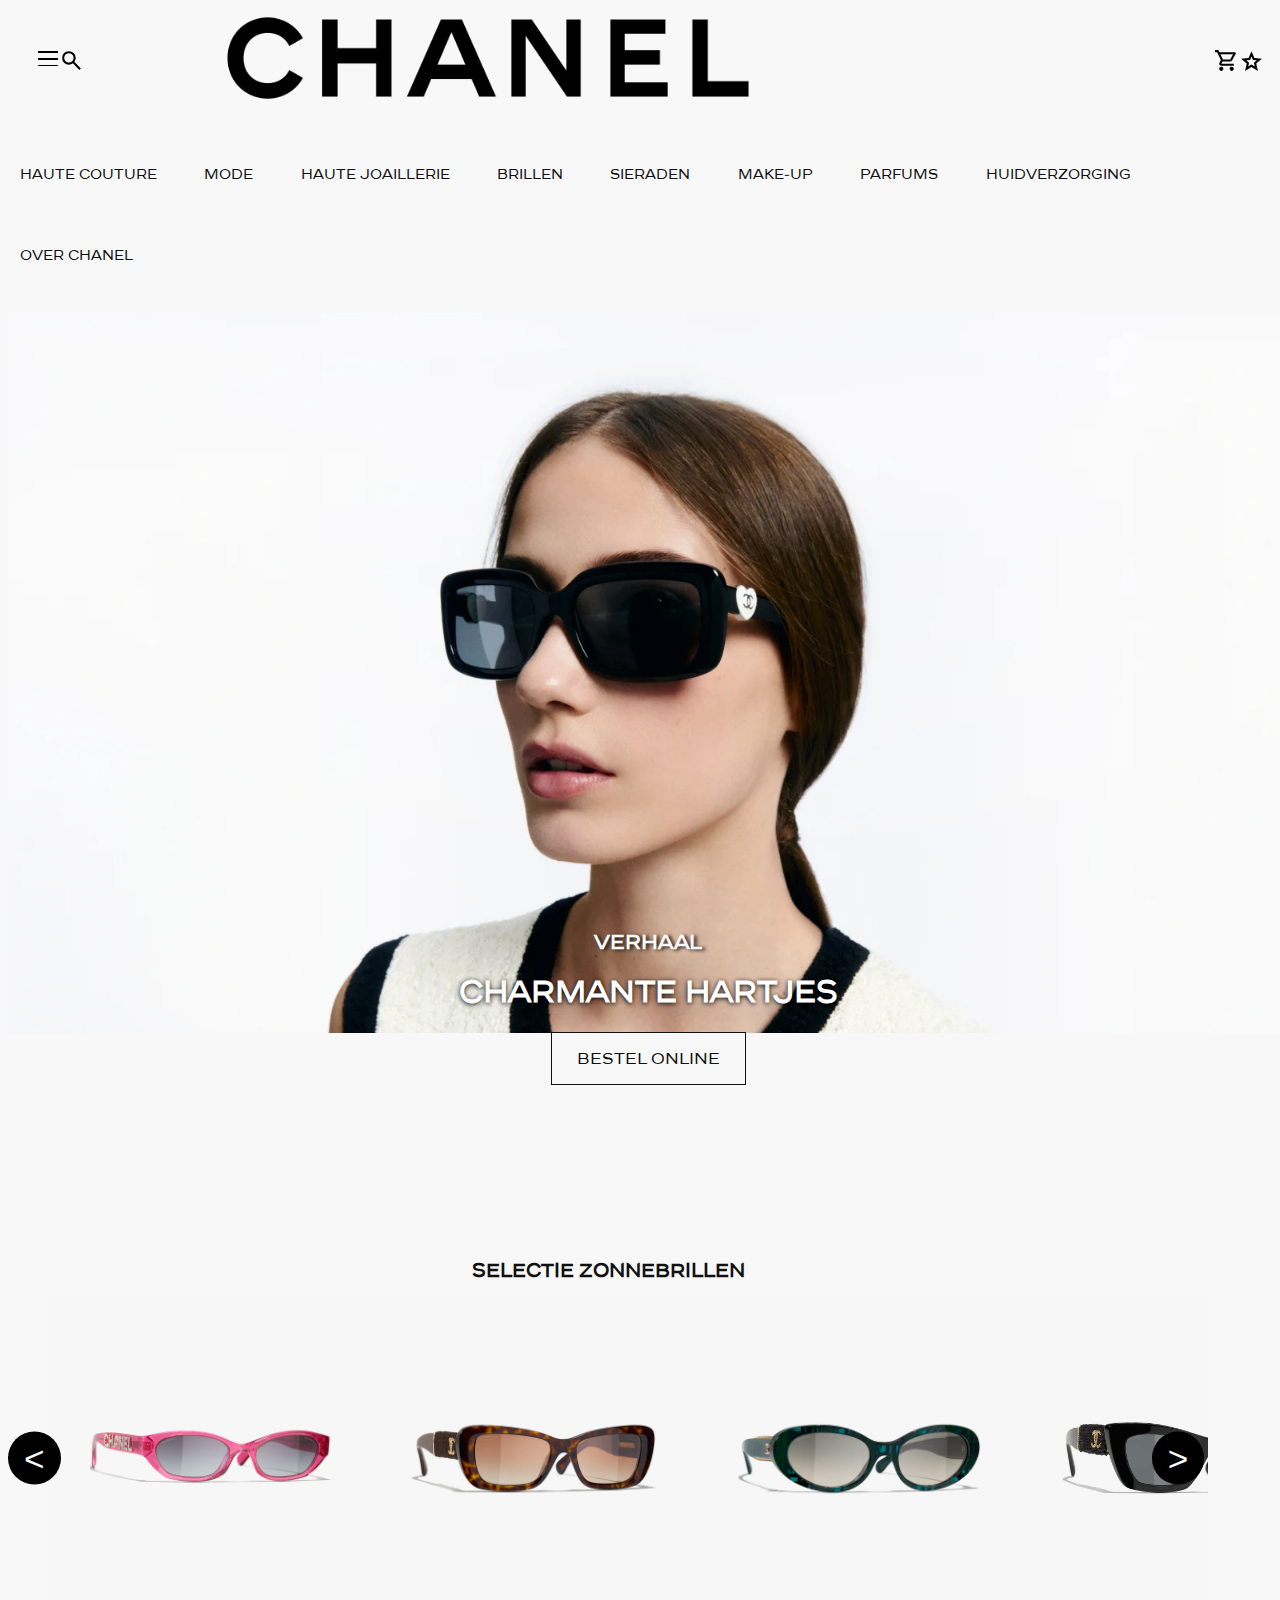
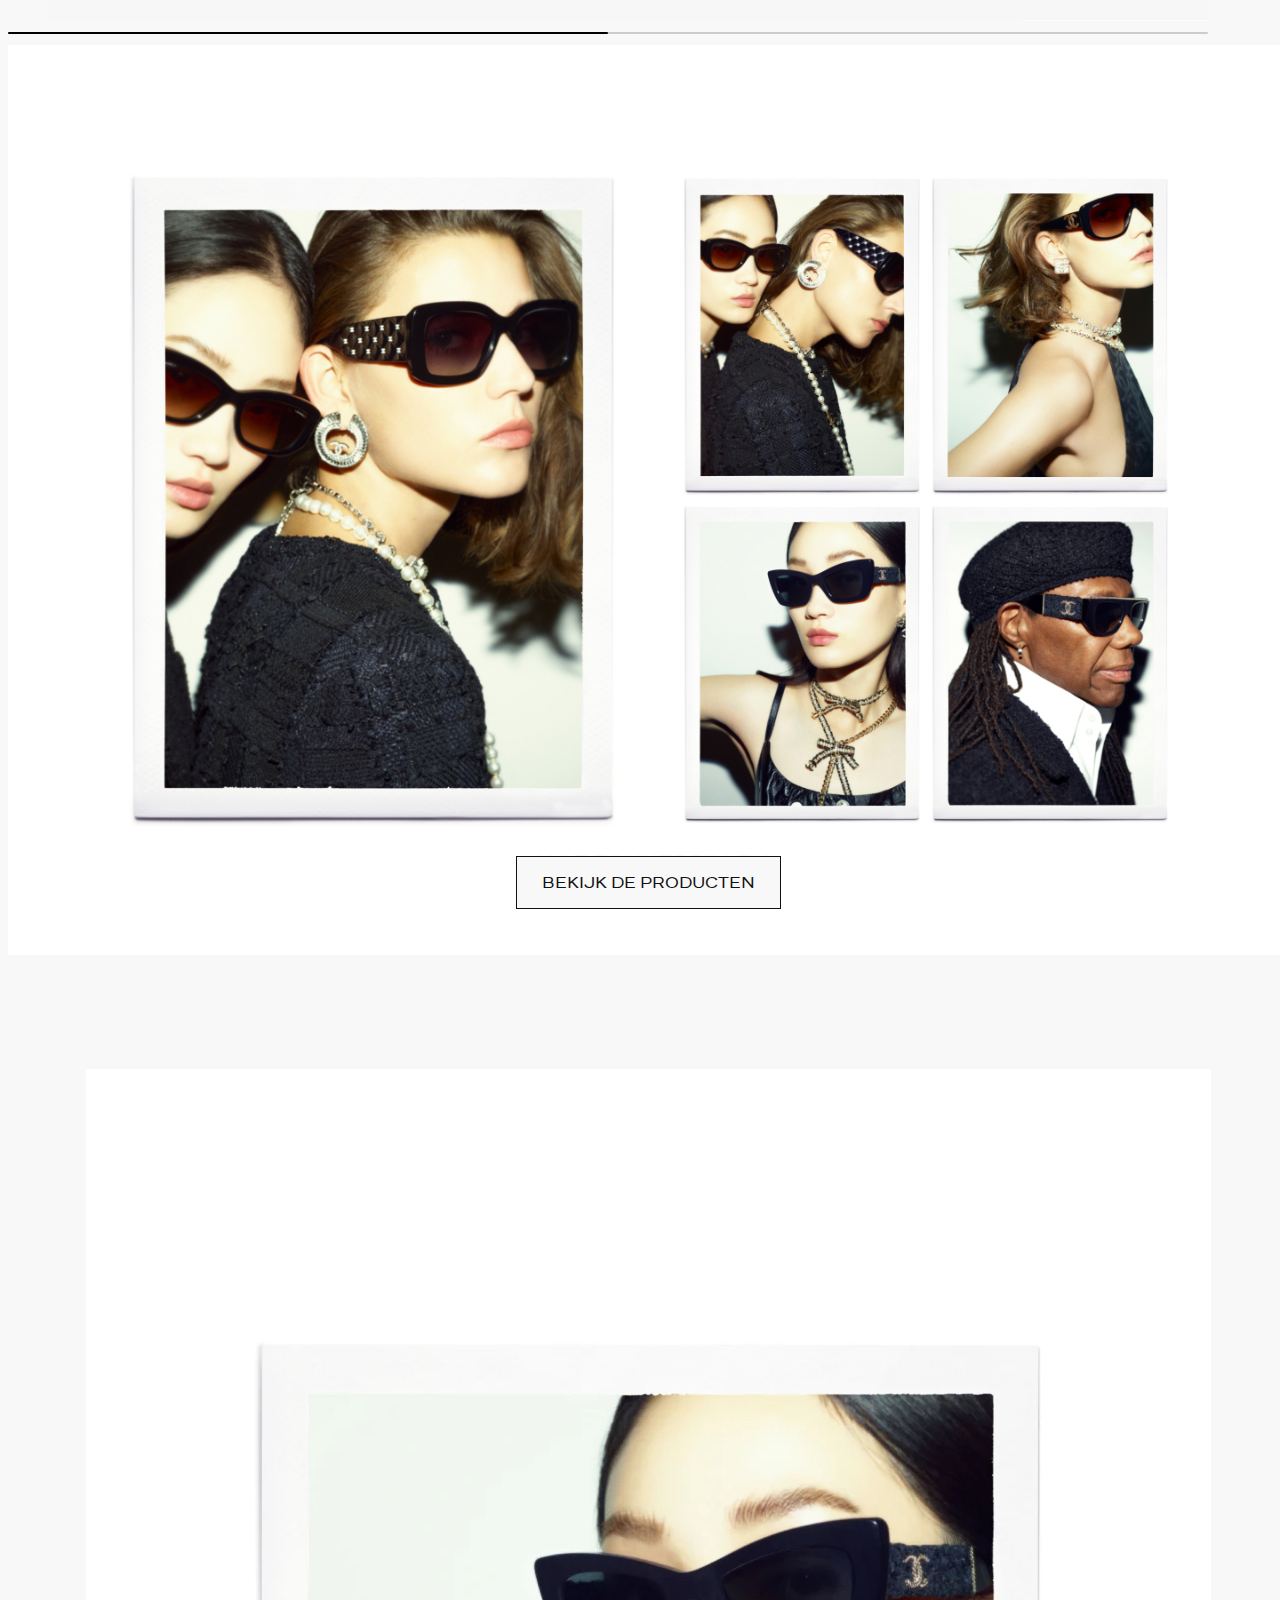
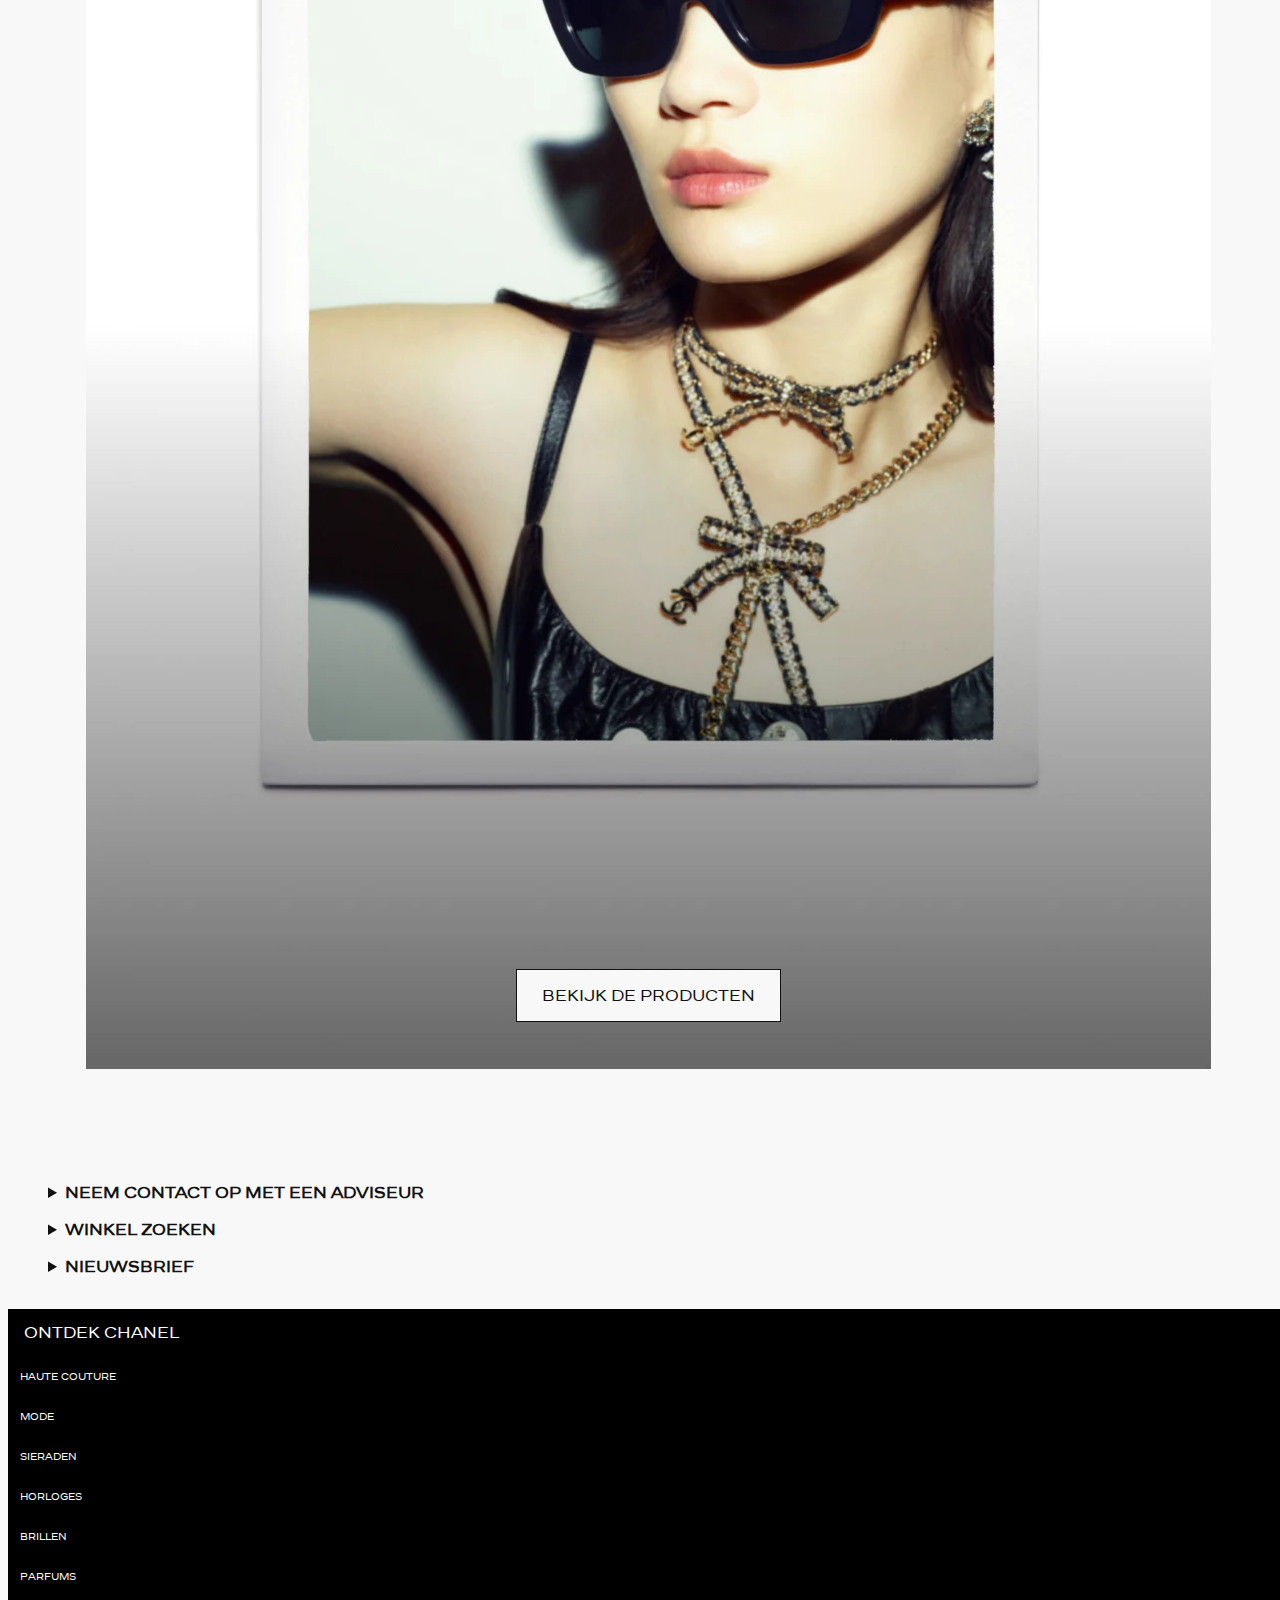
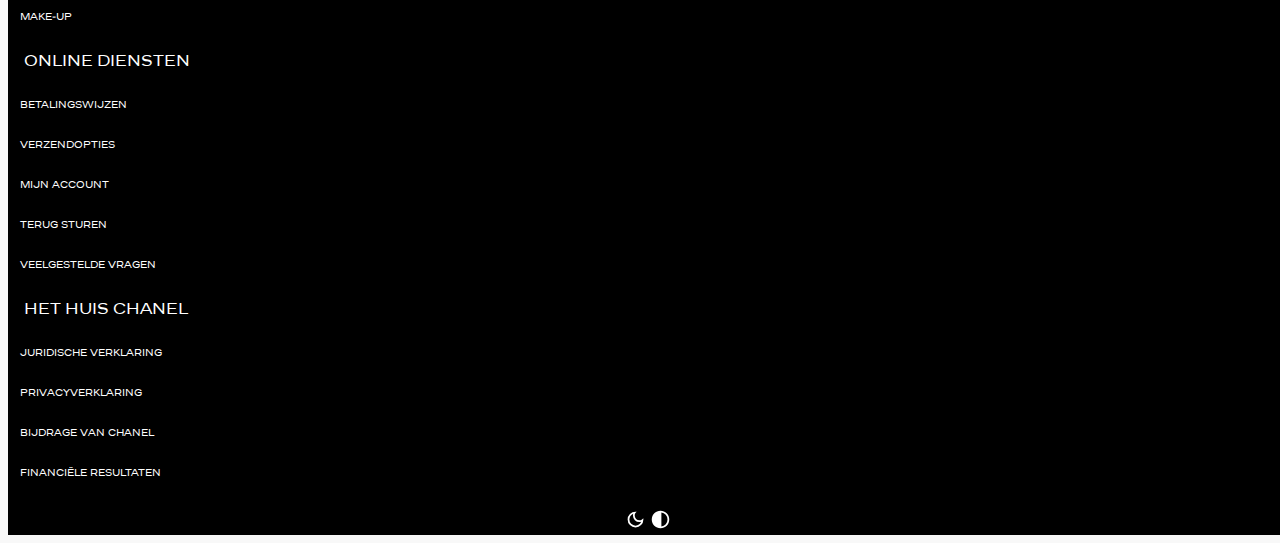
<file: brillenpagina.html>
<!DOCTYPE html>
<html lang="nl">
<head>
  <meta charset="UTF-8">
  <meta name="viewport" content="width=device-width, initial-scale=1.0">
  <title>Document</title>

  <link href="styles/algemenestyle.css" rel="stylesheet">
  <link href="styles/stylebrilpagina.css" rel="stylesheet">
  <link rel="icon" type="image/svg+xml" href="images/chanelllogo.jpeg">
  
  <link rel="preconnect" href="https://fonts.googleapis.com">
  <link rel="preconnect" href="https://fonts.gstatic.com" crossorigin="">
  <link href="https://fonts.googleapis.com/css2?family=Alegreya+Sans+SC&amp;display=swap" rel="stylesheet">
  <link rel="preconnect" href="https://fonts.googleapis.com">
  <link rel="preconnect" href="https://fonts.gstatic.com" crossorigin="">
  <link href="https://fonts.googleapis.com/css2?family=Encode+Sans+SC:wght@100;200;600;700;800;900&amp;family=Poppins:wght@300;400;500;600;700&amp;family=Raleway&amp;display=swap" rel="stylesheet">
</head>
<body>
  <header>
  	<section>
			<h1> <a href="homepagina.html"><img src="images/Chanel_logo.png" alt="chanel-logo"></a></h1>

			<ul>
        <li>
          <button class="toggle-button">
            <span></span>
            <span></span>
            <span></span>
          </button>
        </li>
        <li>
          <a href="#"><img src="./images/searchicon.svg" alt="search knop"></a>
        </li>
      </ul>
      
      <ul>
        <li>
          <a href="#"><img src="./images/carticon.svg" alt=" shopping bag knop"></a>
        </li>
        <li>
          <a href="#"><img src="./images/staricon.svg" alt="favorieten knop"></a>
        </li>
      </ul>
      
      </section>
      <nav>
        <ul class="menuitems">
          <li>
            <a href="#">HAUTE COUTURE</a>
          </li>
          <li>
            <a href="#">MODE</a>
          </li>
          <li>
            <a href="#">HAUTE JOAILLERIE</a>
          </li>
          <li>
            <a href="brillenpagina.html">BRILLEN</a>
          </li>
          <li>
            <a href="#">SIERADEN</a>
          </li>
          <li>
            <a href="#">MAKE-UP</a>
          </li>
          <li>
            <a href="#">PARFUMS</a>
          </li>
          <li>
            <a href="#">HUIDVERZORGING</a>
          </li>
          <li>
            <a href="#">OVER CHANEL</a>
          </li>
        </ul>
      </nav>
      
    
  </header>
  <main>
    <section>
      <img src="images/eerstefotobril.webp" alt="2022/23 ready-to-wear collectie kleding op model">
				<h2 > VERHAAL </h2>
				<h3 > CHARMANTE HARTJES</h3>
				<a href="#"> BESTEL ONLINE</a>
    </section>
    <div class="container">
      <h1>SELECTIE ZONNEBRILLEN</h1>
      <div class="slider-wrapper">
        <button class="prev-slide slide-button material-symbols-rounded">&lt;</button>
        <ul class="image-list">
          <li class="image-item">
            <img class="image-item" src="images/zonnebril1.webp" alt="roze zonnebril">
            <p class="image-caption">ROZE ZONNEBRIL</p>
            <p>€525</p>
          </li>
          <li class="image-item">
            <img class="image-item" src="images/zonnebril2.webp" alt="bruine zonnebril">
            <p class="image-caption" >BRUINE ZONNEBRIL</p>
            <p>€470</p>
          </li>
          <li class="image-item">
            <img class="image-item" src="images/zonnebril3.webp" alt="groene zonnebril">
            <p class="image-caption">GROENE ZONNEBRIL</p>
            <p>€525</p>
          </li>
          <li class="image-item">
            <img class="image-item" src="images/zonnebril4.png" alt="Cateye zonnebril">
            <p class="image-caption">CATEYE ZONNEBRIL</p>
            <p>€545</p>
          </li>
        </ul>
        <button class="next-slide slide-button material-symbols-rounded">&gt;</button>
      </div>
      <div class="slider-scrollbar">
        <div class="scrollbar-track">
          <div class="scrollbar-thumb"></div>
        </div>
      </div>
    </div>
   

    <section>
      <img src="images/allezonnebrillen.jpeg" alt="alle zonnebrillen">
      <h2 >ALLE ZONNEBRILLEN</h2><a href="#">BEKIJK DE PRODUCTEN</a>
    </section>
    <section>
      <img src="images/brilcampagne2023.webp"  alt="campagne">
      <h2 >ALLLE BRILLEN</h2><a href="#">BEKIJK DE PRODUCTEN</a>
    </section>
    

    <details>
      <summary>NEEM CONTACT OP MET EEN ADVISEUR</summary>
      <form action="">
        <p>
        DE ADVISEURS VAN CHANEL STAAN TOT UW BESCHIKKING VOOR ALLE INFORMATIE, VAN MAANDAG TOT VRIJDAG, 10 TOT 19 UUR.
        </p>
      </form>
    </details>
    
    <details>
      <summary>WINKEL ZOEKEN</summary>
      <form action="">
        <p>
          VOER EEN LOCATIE IN OM DE DICHTSBIJZIJNDE CHANEL-WINKELS TE VINDEN
        </p>
        <input type="text" name="Plaats" placeholder="Plaats of postcode">
        <button type="button">
          <img src="images/searchicon.svg" alt="zoek knop">
        </button>
         </form>
    </details>
    
    <details>
      <summary>NIEUWSBRIEF</summary>
      <form action="">
        <p>SCHRIJF U IN OM NIEUWS VAN CHANEL TE ONTVANGEN 
        </p>
        <input type="text" name="email" placeholder="Voer hier je email in">
        <button type="button">
          <img src="images/verstuuricon.svg" alt="Verstuur knop">
        </button>
      </form>
    </details>
    

  </main>
  <footer>
    <ul>
      <li>
        <p>ONTDEK CHANEL</p>
      </li>
      <li>
        <a href="#">HAUTE COUTURE</a>
      </li>
      <li>
        <a href="#">MODE</a>
      </li>
      <li>
        <a href="#">SIERADEN</a>
      </li>
      <li>
        <a href="#">HORLOGES</a>
      </li>
      <li>
        <a href="#">BRILLEN</a>
      </li>
      <li>
        <a href="#">PARFUMS</a>
      </li>
      <li>
        <a href="#">MAKE-UP</a>
      </li>
      <li>
        <p>ONLINE DIENSTEN</p>
      </li>
      <li>
        <a href="#">BETALINGSWIJZEN</a>
      </li>
      <li>
        <a href="#">VERZENDOPTIES</a>
      </li>
      <li>
        <a href="#">MIJN ACCOUNT</a>
      </li>
      <li>
        <a href="#">TERUG STUREN</a>
      </li>
      <li>
        <a href="#">VEELGESTELDE VRAGEN</a>
      </li>
      <li>
        <p>HET HUIS CHANEL</p>
      </li>
      <li>
        <a href="#">JURIDISCHE VERKLARING</a>
      </li>
      <li>
        <a href="#">PRIVACYVERKLARING</a>
      </li>
      <li>
        <a href="#">BIJDRAGE VAN CHANEL</a>
      </li>
      <li>
        <a href="#">FINANCIËLE RESULTATEN</a>
      </li>
    </ul>
  
    <button class="theme-toggle dark">
      <img src="images/moon.svg" alt="Toggle Dark Mode">
  </button>
  
  <button class="theme-toggle contrast">
      <img src="images/hoogcontrastuit.svg" alt="Toggle High Contrast">
  </button>
      </footer>
    <script defer src="scripts/script.js"></script>
</body>
</html>
</file>
<file: styles/algemenestyle.css>
@font-face {
	font-family: 'ABChanelCorpo2022-Light';
	src: url('font/ABChanelCorpo2022-Light.ttf') format('truetype');
	font-weight: normal;
	font-style: normal;

  }
  
:root {
    --color-text: #111;
    --color-background: #f8f8f8;
  
    --color-link: #000000;
    --color-link-hover: #414141;
    --color-link-focus: #5e5e5e;
  
   
    --font-size-h2: 1.25em; 
    --font-size-h3: 1.875em; 
    --font-size-h4: 1.25em;
    --font-size-p: 1em; 

    --color-h4: #f8f8f8;
    --color-p: #000000; 
    --color-h3: #f8f8f8; 
    --color-h2: #f8f8f8; 
    --border-bottom: #000; 
    --span-color: #000;
    --footer-color: #000;
    --img-filter: invert(0%);
    --img-opacity: opacity(100%);


  
  }
 
  .dark-theme{
    --color-text: #ffffff;
    --color-background: #000000;
  
    --color-link: #ffffff;
    --color-link-hover: #a7a7a7;
    --color-link-focus: #b8b8b8;
  

    --color-h4: #000000;
    --color-p: #ffffff; 
    --border-bottom: #ffffff; 
    --span-color: #ffffff;
    --footer-color: #343434;
    --img-filter: invert(100%);
    --img-opacity: opacity(90%);
  }

  .highcontrast-theme{
    --color-text: #ffffff;
    --color-background: #000000;
  
    --color-link: #ffffff;
    --color-link-hover: #a7a7a7;
    --color-link-focus: #b8b8b8;
  

    --color-h4: #000000;
    --color-p: #ffffff; 
    --border-bottom: #ffffff; 
    --span-color: #ffffff;
    --footer-color: #000000;
    --img-filter: invert(100%);
    --img-opacity: opacity(40%);
  }
  
  body {
    color: var(--color-text);
    background-color: var(--color-background);
    /* font-family: 'Alegreya Sans SC', sans-serif; */
	font-family: 'ABChanelCorpo2022-Light', sans-serif;
    width: 100%;	
  }
  button,
summary {
	cursor: pointer;
}

  html, body {
    max-width: 100%;
    overflow-x: hidden;
    overflow-y: auto;
}
  main {
    z-index: 10;
    position: relative;
    background-color: var( --color-background);
    overflow: hidden;
  }
  
  h2 {
    font-size: var(--font-size-h2);
    color: var(--color-h2);
  }
  
  h3 {
    font-size: var(--font-size-h3);
    color: var(--color-h3);
  }
  
  h4 {
    font-size: var(--font-size-h4);
    color: var(--color-h4); 
  }
  
  p {
    font-size: var(--font-size-p);
    color: var(--color-p); 
  }

  body {
    color: var(--color-text);
    background-color: var(--color-background);
    /* font-family: 'Alegreya Sans SC', sans-serif; */
	font-family: 'ABChanelCorpo2022-Light', sans-serif;

  
  }
  
  
  /* h1 image */
header h1{
	position: absolute;
	left: 7em;
}




/* navigatie */
nav button {
	display: block;
}
nav ul li img {
	width: 1.25em;
	display: flex;
	margin-right: 2.5em;
	position: absolute;
	top: 1.5em;
}

header nav {
	display: flex;
	flex-direction: column;
  /* z-index: 3; */
  /* position: relative; */
  background-color: var( --color-background);
} 

header nav li {
	display: block;
	margin: 0 ;
	line-height: 1.875em;
}

header nav ul {
	display: none;
}

header nav ul li {
	display: inline-block;
	margin-right: 20px;
	line-height: 80px;
}

header nav ul li a {
	color: var(--color-text);
	font-size: 0.9em;
	text-decoration: none;
	padding: 0.438em 0.813em;
	border-radius: 0.188em;
}
header nav ul li a:hover{
	color: var(--color-text);
	font-size: 1.063em;
	text-decoration: underline;
	padding: 0.438em 0.813em;
	border-radius: 0.188em;
}
header nav ul li a:visited {
	color: var(--color-text);
	font-size: 1.3em;
	text-decoration: none;
	padding: 0.438em 0.813em;
	border-radius: 0.188em;
}
header nav ul li a:active {
	color:var(--color-text);
	font-size: 1.2em;
  transition: all 500ms;
	text-decoration: none;
	padding: 0.438em 0.813em;
	border-radius: 0.188em;
}
header nav ul li a:focus {
	color: var(--color-text);
	font-size: 1.2em;
  background-color:var(--color-background);
	text-decoration:underline;
	padding: 0.438em 0.813em;
	border-radius: 0.188em;
}
/* header */
header section {
	display: flex;
	flex-wrap: nowrap;
	flex-direction: row;
	align-items: center;
	padding: 1.5em;
	overflow: auto;
  background-color:var(--color-background);
	justify-content: space-between;
}



header section h1 img {
  max-width: 50%;
  width: auto;
  height: auto;
  filter: var(--img-filter);

}

header ul {
	display: flex;
  padding: 0;
}

header ul li {
	list-style-type: none;
}

header ul img {
	width: 1.563em;
}
header ul img:hover {
	width: 1.563em;
  border-bottom:0.1em solid var(--border-bottom);
}

header ul img:focus {
	width: 1.7em;
  border-bottom:0.1em solid var(--border-bottom);

}
header ul img:active {
	width: 1.563em;
  border-bottom:0.1em solid var(--border-bottom);

}
header ul img:visited {
	width: 1.560em;
}

header button {
	width: 2em;
	height: 2em;
	background-color: transparent;
	border: none;
}

header button span {
	display: block;
	width: 1.5em;
	height: 0.125em;
	margin-bottom: 0.375em;
	background:var(--span-color);
	z-index: 1;

}



.navbar {
	min-height: 4.375em;
	display: flex;
	justify-content: space-between;
	align-items: center;
	padding: 0 1.5em;
}
/*  hamburger */
.button {
	display: none;
	cursor: pointer;
	margin-right: -17.5em;
}

.bar {
	display: block;
	width: 1.563em;
	height: 0.188em;
	margin: 0.313 auto;
	background-color: var(--span-color);
}


.menuitems.open {
	left: 0;
	z-index: 20;
	background-color: var(--color-background);
}

@media(max-width:48em) {
	.button {
		display: block;
	}

	.button.active .bar:nth-child(2) {
		opacity: 0;
	}

	.button.active .bar:nth-child(1) {
		transform: translateY(0.5em) rotate(45deg);
	}

	.button.active .bar:nth-child(3) {
		transform: translateY(-0.5em) rotate(-45deg);
	}

	.menuitems {
		position: absolute;
		left: -100%;
		top: 70px;
		gap: 0;
		flex-direction: column;
		width: 100%;
		transition: 0.3s;
		display: flex;


	}

}


@media (min-width:18.75em) {
	header nav ul {
		display: inline-block;
		list-style-type: none;
		margin-right: 1.875em;
	}

	header nav label img {
		display: none;
		cursor: pointer;
		width: 9.375em;
	}

	section h3 {
		text-align: start;
		position: absolute;
		color: var(--color-h3);
		text-shadow: 0.125em 0.125em 0.188em #1a1919;
		max-width: 100%;
		bottom: 1em;

	}
}


/* footer */
footer {
	background-color: var(--footer-color);
	min-width: 1.25em;
	text-align: center;
	
}
footer ul {
  display: flex;
  flex-direction: column;
  list-style-type: none;
  padding: 0; 
}

footer ul li {
	display: inline;
	margin-right: 50px;
	line-height: 1em;
}

footer ul li a {
  color: #ffffff;
	font-size: 0.6em;
	text-decoration: none;
	border-radius:  0.188em;
  display: flex;
  justify-content: left;
  padding: 1.25em 1.25em;
}
footer ul li a:hover {
  color: #ffffff;
	font-size: 0.63em;
	text-decoration: underline;
	border-radius: 0.188em;
  display: flex;
  justify-content: left;
  padding: 1.25em 1.25em;
}
footer ul li a:visited {
  color: #ffffff;
	font-size: 0.95em;
	text-decoration: none;
	border-radius:  0.188em;
  display: flex;
  justify-content: left;
  padding: 1.25em 1.25em;

}footer ul li a:focus {
  color: #ffffff;
	font-size: 0.75em;
	text-decoration: underline;
	border-radius: 0.188em;
  display: flex;
  justify-content: left;
  padding: 20px 20px;

}footer ul li a:active {
  color: #ffffff;
	font-size: 1.2em;
  transition: all 500ms;
	text-decoration: none;
	border-radius: 0.188em;
  display: flex;
  justify-content: left;
  padding: 1.25em 1.25em;
}

footer p {
	display: flex;
  justify-content: left;
  color: #ffffff;
	margin: 1em;
  font-size: 1em;
}



/* uitklap */
details {
	margin-bottom: 1em;
	margin-left: 2.5em;
  }
  
  details summary {
	cursor: pointer;
	font-weight: bold;
  }
  
  details form input[type="text"] {
	width: 60%;
	padding: 0.625em;
	border: 0.125em solid var(--border-bottom);
	border-radius: 0.313em;
	margin-bottom: 0.625em;
	font-size: 1em;
	color: #000;
	background-color: #ffffff;
	font-family: 'ABChanelCorpo2022-Light';
  }
  
  details form input[type="text"]:focus {
	border: solid 0.188em var(--border-bottom);
	background-color: white;
	border-bottom: 0.188em solid var(--border-bottom);
  }
  details form button[type="button"] {
	position: relative;
	padding: 0;
	border: none;
	background: none;
	cursor: pointer;
	right: 3em;
  }
  
  details form button[type="button"] img {
	position: relative;
    width: 2em;
    height: 2em;
    display: flex;
    top: 0.8em;
  }
  



  
  #accordion article h4 {
    position: absolute;
	left: -10000em;
}

details p {
	font-size: 0.7em;
}
/* darkmode */
.theme-toggle {
    width: 1.6em;
    cursor: pointer;
    background: none;
    border: none;
    padding: 0;
}

.theme-toggle img {
    width: 100%;
    height: 100%;
    filter: invert(100%);
}
</file>
<file: styles/stylebrilpagina.css>
:root {
    --color-text: #111;
    --color-background: #f8f8f8;
  
    --color-link: #000000;
    --color-link-hover: #414141;
    --color-link-focus: #363636;
  
   
    --font-size-h2: 1.25em; 
    --font-size-h3: 1.875em; 
    --font-size-h4: 1.25em;
    --font-size-p: 1em; 

    --color-h4: #f8f8f8;
    --color-p: #000000; 
    --color-h3: #f8f8f8; 
    --color-h2: #f8f8f8; 
    --border-bottom: #000; 
    --span-color: #000;
    --footer-color: #000;
    --background-focus: #5e5e5e;
    --img-opacity: opacity(100%);

  
  }

  

/* bron slider https://www.codingnepalweb.com/responsive-image-slider-html-css-javascript/ */
  .container {
    max-width: 1200px;
    width: 95%;
  }
  
  .slider-wrapper {
    position: relative;
  }

  .slider-wrapper .slide-button {
    position: absolute;
    top: 50%;
    outline: none;
    border: none;
    height: 1.5em;
    width: 1.5em;
    z-index: 5;
    color: var(--color-background);
    display: flex;
    cursor: pointer;
    font-size: 2.2rem;
    background: var(--footer-color);
    align-items: center;
    justify-content: center;
    border-radius: 50%;
    transform: translateY(-50%);
  }
  .slider-wrapper .slide-button:visited {
    position: absolute;
    top: 50%;
    outline: none;
    border: none;
    height: 1.5em;
    width: 1.5em;
    z-index: 5;
    color:var(--color-background);
    display: flex;
    cursor: pointer;
    font-size: 2.2rem;
    background: var(--color-link-hover);
    align-items: center;
    justify-content: center;
    border-radius: 50%;
    transform: translateY(-50%);
  }
  .slider-wrapper .slide-button:hover {
    position: absolute;
    top: 50%;
    outline: none;
    border: none;
    height: 1.5em;
    width: 1.5em;
    z-index: 5;
    color: var(--color-p);
    display: flex;
    cursor: pointer;
    font-size: 2.2rem;
    background: var(--color-background);
    box-shadow: 0.125em 0.125em 0.125em  #1a1919;
    align-items: center;
    justify-content: center;
    border-radius: 50%;
    transform: translateY(-50%);
  }
  .slider-wrapper .slide-button:active {
    position: absolute;
    top: 50%;
    outline: none;
    border: none;
    height: 1.7em;
    width: 1.7em;
    transition: ease-in-out;
    z-index: 5;
    color: var(--color-text);
    display: flex;
    cursor: pointer;
    font-size: 2.2rem;
    background:var(--color-background);
    box-shadow: 0.125em 0.125em 0.125em  #1a1919;
    align-items: center;
    justify-content: center;
    border-radius: 50%;
    transform: translateY(-50%);
  }
  .slider-wrapper .slide-button:focus {
    position: absolute;
    top: 50%;
    outline: none;
    border: none;
    height: 1.6em;
    width: 1.6em;
    z-index: 5;
    color: var(--color-background);
    display: flex;
    cursor: pointer;
    font-size: 2.5rem;
    background: var(--border-bottom);
    align-items: center;
    justify-content: center;
    border-radius: 50%;
    transform: translateY(-50%);
  }
  
  

  .slider-wrapper .slide-button.next-slide {
    right: 0.1em;
  }
  
  .slider-wrapper .image-list {
    display: grid;
    grid-template-columns: repeat(10, 1fr);
    gap: 1.125em;
    font-size: 0;
    list-style: none;
    margin-bottom: 1.875em;
    overflow-x: auto;
    scrollbar-width: none;
  }
  
  .slider-wrapper .image-list::-webkit-scrollbar {
    display: none;
  }
  
  .slider-wrapper .image-list .image-item {
    width: 325px;
    object-fit: cover;
    filter: var(--img-opacity);
  }
  
  .container .slider-scrollbar {
    height: 1.5em;
    width: 100%;
    display: flex;
    align-items: center;
  }
  
  .slider-scrollbar .scrollbar-track {
    background: #ccc;
    width: 100%;
    height: 0.125em;
    display: flex;
    align-items: center;
    border-radius: 0.25em;
    position: relative;
  }
  
  .slider-scrollbar:hover .scrollbar-track {
    height: 0.25em;
  }
  
  .slider-scrollbar .scrollbar-thumb {
    position: absolute;
    background: var(--border-bottom);
    top: 0;
    bottom: 0;
    width: 50%;
    height: 100%;
    cursor: grab;
    border-radius: inherit;
  }
  
  .slider-scrollbar .scrollbar-thumb:active {
    cursor: grabbing;
    height: 0.5em;
    top: -0.125em;
  }
  
  .slider-scrollbar .scrollbar-thumb::after {
    content: "";
    position: absolute;
    left: 0;
    right: 0;
    top: -0.625em;
    bottom: -0.625em;
  }
  



/*  mobile  */
@media only screen and (max-width: 1023px) {

.slider-wrapper .image-list .image-item {
    position: relative;
    overflow: hidden;
    cursor: pointer;
    padding: 10px;
}

.slider-wrapper .image-list .image-item .image-link {
    position: relative;
    display: block;
    text-align: center;
}

.slider-wrapper .image-list .image-item .image-img {
    width: 100%;
    height: auto;
    display: block;
}

.slider-wrapper .image-list .image-item .image-caption  {
    position: absolute;
    bottom: 2em;
    left: 0;
    right: 0;
    color: var(--color-text);
    padding: 0.938em 1.563em;
    margin: auto; 
    z-index: 30;
    font-size: 16px;
}
main > div p  {
    font-family: 'Alegreya Sans SC', sans-serif;
	color: var(--color-text);
	text-decoration: none;
	max-width: 100%;
	bottom: 1em;
    left: 1.7em;
    font-size: 16px;
    right: 3em;
}

}


/*  main section */
main section img {
	background-size: cover;
	max-width: 100%;
  display: flex;
  filter: var(--img-opacity);
}

main section {
    display: flex;
    flex-direction: column;
    justify-content: space-around;
    align-items: center;

  
}
main section h3 {
	text-align: center;
	position: relative;
	color: #ffffff;
	text-shadow:0.025em 0.025em 0.188em #000;
	max-width: 100%;
	bottom: 5em;
	z-index: 20;


}
 section h2 {
	text-align: center;
	position: relative;
    text-shadow: 0.125em 0.025em 0.188em  #1a1919;
	max-width: 100%;
	min-width: 1.25em;
	bottom: 6em;

}
h1 {
    position: relative;
    align-items: center;
    display: flex;
    flex-direction: column;
    
}
.container h1 {
  font-size: 1.2em;
}

main section a {
	position: relative;
	background-color: var(--color-background);
	color: var(--color-text);
	padding: 15px 25px;
	text-decoration: none;
	max-width: 100%;
	bottom: 10em;
    border: 0.09em solid;
}

main section a:hover {
	position: relative;
	background-color: var(--border-bottom);
	color: var(--color-background);
	padding: 0.938em 1.563em;
	text-decoration: underline;

}

main section a:focus {
	position: relative;
	background-color: var(--background-focus);
	color:var(--color-h2) ;
	padding: 0.938em 1.563em;
	text-decoration: wavy;

}
</file>
